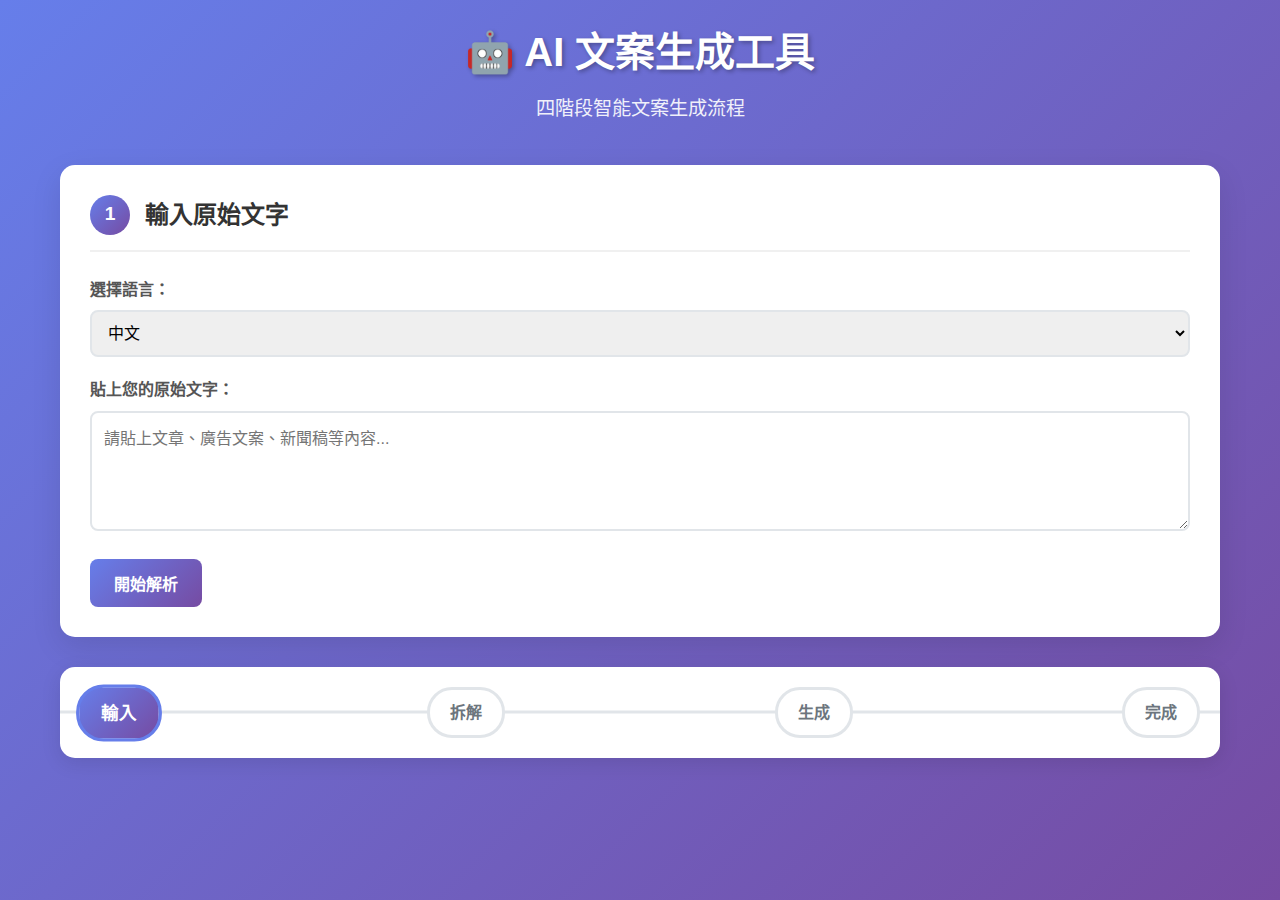
<file: templates/index.html>
<!DOCTYPE html>
<html lang="zh-TW">
<head>
    <meta charset="UTF-8">
    <meta name="viewport" content="width=device-width, initial-scale=1.0">
    <title>AI 文案生成工具 - 四階段流程</title>
    <link rel="stylesheet" href="/static/style.css">
</head>
<body>
    <div class="container">
        <header>
            <h1>🤖 AI 文案生成工具</h1>
            <p class="subtitle">四階段智能文案生成流程</p>
        </header>

        <!-- Step 1: 輸入原始文字 -->
        <section class="step-section" id="step1">
            <div class="step-header">
                <span class="step-number">1</span>
                <h2>輸入原始文字</h2>
            </div>
            
            <div class="input-group">
                <label for="language">選擇語言：</label>
                <select id="language">
                    <option value="中文">中文</option>
                    <option value="英文">英文</option>
                    <option value="自動檢測">自動檢測</option>
                </select>
            </div>
            
            <div class="input-group">
                <label for="inputText">貼上您的原始文字：</label>
                <textarea id="inputText" placeholder="請貼上文章、廣告文案、新聞稿等內容..."></textarea>
            </div>
            
            <button class="btn btn-primary" onclick="decomposeText()">開始解析</button>
        </section>

        <!-- Step 2: 拆解內容確認 -->
        <section class="step-section" id="step2" style="display: none;">
            <div class="step-header">
                <span class="step-number">2</span>
                <h2>確認拆解內容</h2>
            </div>
            
            <div class="decomposition-container">
                <div class="decomposition-card">
                    <h3>標題建議</h3>
                    <input type="text" id="title" class="decomposition-input">
                </div>
                
                <div class="decomposition-card">
                    <h3>目標受眾</h3>
                    <input type="text" id="audience" class="decomposition-input">
                </div>
                
                <div class="decomposition-card">
                    <h3>文案目的</h3>
                    <input type="text" id="purpose" class="decomposition-input">
                </div>
                
                <div class="decomposition-card">
                    <h3>語調風格</h3>
                    <input type="text" id="tone" class="decomposition-input">
                </div>
                
                <div class="decomposition-card">
                    <h3>建議長度</h3>
                    <input type="text" id="length" class="decomposition-input">
                </div>
                
                <div class="decomposition-card full-width">
                    <h3>關鍵要點</h3>
                    <div id="keyPointsContainer" class="key-points-container">
                        <!-- 動態生成要點輸入框 -->
                    </div>
                    <button class="btn btn-secondary" onclick="addKeyPoint()">新增要點</button>
                </div>
                
                <div class="decomposition-card">
                    <h3>事實或限制</h3>
                    <input type="text" id="facts" class="decomposition-input">
                </div>
                
                <div class="decomposition-card">
                    <h3>行動呼籲</h3>
                    <input type="text" id="callToAction" class="decomposition-input">
                </div>
            </div>
            
            <button class="btn btn-primary" onclick="confirmDecomposition()">確認拆解內容</button>
        </section>

        <!-- Step 3: 生成新文案 -->
        <section class="step-section" id="step3" style="display: none;">
            <div class="step-header">
                <span class="step-number">3</span>
                <h2>生成新文案</h2>
            </div>
            
            <div class="generation-options">
                <div class="option-group">
                    <label>文案風格：</label>
                    <div class="radio-group">
                        <label><input type="radio" name="style" value="活潑" checked> 活潑</label>
                        <label><input type="radio" name="style" value="專業"> 專業</label>
                        <label><input type="radio" name="style" value="學術"> 學術</label>
                        <label><input type="radio" name="style" value="幽默"> 幽默</label>
                    </div>
                </div>
                
                <div class="option-group">
                    <label>文案形式：</label>
                    <div class="radio-group">
                        <label><input type="radio" name="form" value="社群貼文" checked> 社群貼文</label>
                        <label><input type="radio" name="form" value="Email標題"> Email標題</label>
                        <label><input type="radio" name="form" value="完整文章"> 完整文章</label>
                    </div>
                </div>
                
                <div class="option-group">
                    <label>字數長度：</label>
                    <div class="radio-group">
                        <label><input type="radio" name="length" value="短"> 短</label>
                        <label><input type="radio" name="length" value="中" checked> 中</label>
                        <label><input type="radio" name="length" value="長"> 長</label>
                    </div>
                </div>
            </div>
            
            <button class="btn btn-primary" onclick="generateContent()">生成文案</button>
        </section>

        <!-- Step 4: 顯示與迭代 -->
        <section class="step-section" id="step4" style="display: none;">
            <div class="step-header">
                <span class="step-number">4</span>
                <h2>生成結果與迭代</h2>
            </div>
            
            <div class="result-container">
                <div class="result-header">
                    <h3>生成的文案</h3>
                    <div class="result-meta" id="resultMeta"></div>
                </div>
                
                <div class="generated-text" id="generatedText"></div>
                
                <div class="result-actions">
                    <button class="btn btn-success" onclick="downloadContent()">下載文案</button>
                    <button class="btn btn-secondary" onclick="regenerateContent()">重新生成</button>
                    <button class="btn btn-outline" onclick="modifyDecomposition()">修改拆解內容</button>
                </div>
            </div>
            
            <div class="versions-container" id="versionsContainer" style="display: none;">
                <h3>版本紀錄</h3>
                <div id="versionsList"></div>
            </div>
        </section>

        <!-- 進度指示器 -->
        <div class="progress-bar">
            <div class="progress-step active" data-step="1">輸入</div>
            <div class="progress-step" data-step="2">拆解</div>
            <div class="progress-step" data-step="3">生成</div>
            <div class="progress-step" data-step="4">完成</div>
        </div>
    </div>

    <script>
        let currentConfirmedId = null;
        let currentVersionId = null;

        // Step 1: 拆解文字
        async function decomposeText() {
            const text = document.getElementById('inputText').value.trim();
            const language = document.getElementById('language').value;
            
            if (!text) {
                alert('請輸入文字內容');
                return;
            }
            
            try {
                const response = await fetch('/decompose', {
                    method: 'POST',
                    headers: {
                        'Content-Type': 'application/x-www-form-urlencoded',
                    },
                    body: new URLSearchParams({ text, language })
                });
                
                const data = await response.json();
                
                if (data.error) {
                    alert(data.error);
                    return;
                }
                
                // 填充拆解內容
                fillDecomposition(data.decomposition);
                
                // 顯示Step 2
                showStep(2);
                updateProgress(2);
                
            } catch (error) {
                console.error('拆解失敗:', error);
                alert('拆解失敗，請重試');
            }
        }

        function fillDecomposition(decomposition) {
            document.getElementById('title').value = decomposition.title_suggestion || '';
            document.getElementById('audience').value = decomposition.audience || '';
            document.getElementById('purpose').value = decomposition.purpose || '';
            document.getElementById('tone').value = decomposition.tone || '';
            document.getElementById('length').value = decomposition.length || '';
            document.getElementById('facts').value = decomposition.facts_or_constraints?.join(', ') || '';
            document.getElementById('callToAction').value = decomposition.call_to_action || '';
            
            // 填充關鍵要點
            const container = document.getElementById('keyPointsContainer');
            container.innerHTML = '';
            
            if (decomposition.key_points && decomposition.key_points.length > 0) {
                decomposition.key_points.forEach(point => {
                    addKeyPointInput(point);
                });
            } else {
                addKeyPointInput();
            }
        }

        function addKeyPoint() {
            addKeyPointInput();
        }

        function addKeyPointInput(value = '') {
            const container = document.getElementById('keyPointsContainer');
            const div = document.createElement('div');
            div.className = 'key-point-item';
            div.innerHTML = `
                <input type="text" class="key-point-input" value="${value}" placeholder="輸入關鍵要點">
                <button type="button" class="btn-remove" onclick="removeKeyPoint(this)">×</button>
            `;
            container.appendChild(div);
        }

        function removeKeyPoint(button) {
            button.parentElement.remove();
        }

        // Step 2: 確認拆解內容
        async function confirmDecomposition() {
            const decomposition = {
                title_suggestion: document.getElementById('title').value,
                audience: document.getElementById('audience').value,
                purpose: document.getElementById('purpose').value,
                tone: document.getElementById('tone').value,
                length: document.getElementById('length').value,
                key_points: Array.from(document.querySelectorAll('.key-point-input')).map(input => input.value).filter(v => v.trim()),
                facts_or_constraints: document.getElementById('facts').value.split(',').map(s => s.trim()).filter(s => s),
                call_to_action: document.getElementById('callToAction').value
            };
            
            try {
                const response = await fetch('/confirm', {
                    method: 'POST',
                    headers: {
                        'Content-Type': 'application/json',
                    },
                    body: JSON.stringify({ decomposition })
                });
                
                const data = await response.json();
                currentConfirmedId = data.confirmed_id;
                
                // 顯示Step 3
                showStep(3);
                updateProgress(3);
                
            } catch (error) {
                console.error('確認失敗:', error);
                alert('確認失敗，請重試');
            }
        }

        // Step 3: 生成文案
        async function generateContent() {
            const style = document.querySelector('input[name="style"]:checked').value;
            const form = document.querySelector('input[name="form"]:checked').value;
            const length = document.querySelector('input[name="length"]:checked').value;
            
            try {
                const response = await fetch('/generate', {
                    method: 'POST',
                    headers: {
                        'Content-Type': 'application/json',
                    },
                    body: JSON.stringify({
                        confirmed_id: currentConfirmedId,
                        style,
                        form,
                        length
                    })
                });
                
                const data = await response.json();
                
                if (data.error) {
                    alert(data.error);
                    return;
                }
                
                currentVersionId = data.version_id;
                
                // 顯示生成結果
                document.getElementById('generatedText').textContent = data.generated_text;
                document.getElementById('resultMeta').innerHTML = `
                    <span>風格：${data.metadata.style}</span>
                    <span>形式：${data.metadata.form}</span>
                    <span>長度：${data.metadata.length}</span>
                    <span>時間：${new Date(data.metadata.timestamp).toLocaleString()}</span>
                `;
                
                // 顯示Step 4
                showStep(4);
                updateProgress(4);
                
                // 載入版本紀錄
                loadVersions();
                
            } catch (error) {
                console.error('生成失敗:', error);
                alert('生成失敗，請重試');
            }
        }

        // Step 4: 下載文案
        async function downloadContent() {
            if (!currentVersionId) {
                alert('沒有可下載的文案');
                return;
            }
            
            window.open(`/download/${currentVersionId}`, '_blank');
        }

        // 重新生成文案
        async function regenerateContent() {
            const style = document.querySelector('input[name="style"]:checked').value;
            const form = document.querySelector('input[name="form"]:checked').value;
            const length = document.querySelector('input[name="length"]:checked').value;
            
            try {
                const response = await fetch('/regenerate', {
                    method: 'POST',
                    headers: {
                        'Content-Type': 'application/json',
                    },
                    body: JSON.stringify({
                        confirmed_id: currentConfirmedId,
                        style,
                        form,
                        length
                    })
                });
                
                const data = await response.json();
                
                if (data.error) {
                    alert(data.error);
                    return;
                }
                
                currentVersionId = data.version_id;
                
                // 更新顯示結果
                document.getElementById('generatedText').textContent = data.generated_text;
                document.getElementById('resultMeta').innerHTML = `
                    <span>風格：${data.metadata.style}</span>
                    <span>形式：${data.metadata.form}</span>
                    <span>長度：${data.metadata.length}</span>
                    <span>時間：${new Date(data.metadata.timestamp).toLocaleString()}</span>
                `;
                
                // 重新載入版本紀錄
                loadVersions();
                
            } catch (error) {
                console.error('重新生成失敗:', error);
                alert('重新生成失敗，請重試');
            }
        }

        // 修改拆解內容
        function modifyDecomposition() {
            showStep(2);
            updateProgress(2);
        }

        // 載入版本紀錄
        async function loadVersions() {
            if (!currentConfirmedId) return;
            
            try {
                const response = await fetch(`/versions/${currentConfirmedId}`);
                const versions = await response.json();
                
                if (versions.length > 0) {
                    const container = document.getElementById('versionsContainer');
                    const list = document.getElementById('versionsList');
                    
                    list.innerHTML = versions.map(version => `
                        <div class="version-item">
                            <div class="version-info">
                                <span class="version-style">${version.style}</span>
                                <span class="version-form">${version.form}</span>
                                <span class="version-length">${version.length}</span>
                                <span class="version-time">${new Date(version.timestamp).toLocaleString()}</span>
                            </div>
                            <div class="version-actions">
                                <button class="btn btn-small" onclick="downloadVersion('${version.id}')">下載</button>
                            </div>
                        </div>
                    `).join('');
                    
                    container.style.display = 'block';
                }
            } catch (error) {
                console.error('載入版本紀錄失敗:', error);
            }
        }

        // 下載特定版本
        async function downloadVersion(versionId) {
            window.open(`/download/${versionId}`, '_blank');
        }

        // 顯示指定步驟
        function showStep(stepNumber) {
            // 隱藏所有步驟
            for (let i = 1; i <= 4; i++) {
                document.getElementById(`step${i}`).style.display = 'none';
            }
            
            // 顯示指定步驟
            document.getElementById(`step${stepNumber}`).style.display = 'block';
        }

        // 更新進度條
        function updateProgress(activeStep) {
            const steps = document.querySelectorAll('.progress-step');
            steps.forEach((step, index) => {
                if (index + 1 <= activeStep) {
                    step.classList.add('active');
                } else {
                    step.classList.remove('active');
                }
            });
        }

        // 初始化
        document.addEventListener('DOMContentLoaded', function() {
            updateProgress(1);
        });
    </script>
</body>
</html>
</file>
<file: static/style.css>
/* 全局樣式 */
* {
    margin: 0;
    padding: 0;
    box-sizing: border-box;
}

body {
    font-family: 'Segoe UI', Tahoma, Geneva, Verdana, sans-serif;
    background: linear-gradient(135deg, #667eea 0%, #764ba2 100%);
    min-height: 100vh;
    color: #333;
    line-height: 1.6;
}

.container {
    max-width: 1200px;
    margin: 0 auto;
    padding: 20px;
}

/* 標題樣式 */
header {
    text-align: center;
    margin-bottom: 40px;
    color: white;
}

header h1 {
    font-size: 2.5rem;
    margin-bottom: 10px;
    text-shadow: 2px 2px 4px rgba(0,0,0,0.3);
}

.subtitle {
    font-size: 1.2rem;
    opacity: 0.9;
}

/* 步驟樣式 */
.step-section {
    background: white;
    border-radius: 15px;
    padding: 30px;
    margin-bottom: 30px;
    box-shadow: 0 10px 30px rgba(0,0,0,0.1);
    transition: transform 0.3s ease, box-shadow 0.3s ease;
}

.step-section:hover {
    transform: translateY(-5px);
    box-shadow: 0 15px 40px rgba(0,0,0,0.15);
}

.step-header {
    display: flex;
    align-items: center;
    margin-bottom: 25px;
    padding-bottom: 15px;
    border-bottom: 2px solid #f0f0f0;
}

.step-number {
    background: linear-gradient(135deg, #667eea, #764ba2);
    color: white;
    width: 40px;
    height: 40px;
    border-radius: 50%;
    display: flex;
    align-items: center;
    justify-content: center;
    font-weight: bold;
    font-size: 1.2rem;
    margin-right: 15px;
}

.step-header h2 {
    color: #333;
    font-size: 1.5rem;
}

/* 輸入組樣式 */
.input-group {
    margin-bottom: 20px;
}

.input-group label {
    display: block;
    margin-bottom: 8px;
    font-weight: 600;
    color: #555;
}

.input-group select,
.input-group textarea {
    width: 100%;
    padding: 12px;
    border: 2px solid #e1e5e9;
    border-radius: 8px;
    font-size: 1rem;
    transition: border-color 0.3s ease;
}

.input-group select:focus,
.input-group textarea:focus {
    outline: none;
    border-color: #667eea;
    box-shadow: 0 0 0 3px rgba(102, 126, 234, 0.1);
}

.input-group textarea {
    resize: vertical;
    min-height: 120px;
    font-family: inherit;
}

/* 拆解內容容器 */
.decomposition-container {
    display: grid;
    grid-template-columns: repeat(auto-fit, minmax(300px, 1fr));
    gap: 20px;
    margin-bottom: 25px;
}

.decomposition-card {
    background: #f8f9fa;
    padding: 20px;
    border-radius: 10px;
    border-left: 4px solid #667eea;
}

.decomposition-card.full-width {
    grid-column: 1 / -1;
}

.decomposition-card h3 {
    color: #667eea;
    margin-bottom: 10px;
    font-size: 1rem;
}

.decomposition-input {
    width: 100%;
    padding: 10px;
    border: 1px solid #ddd;
    border-radius: 6px;
    font-size: 0.9rem;
}

/* 關鍵要點樣式 */
.key-points-container {
    margin-bottom: 15px;
}

.key-point-item {
    display: flex;
    align-items: center;
    margin-bottom: 10px;
    gap: 10px;
}

.key-point-input {
    flex: 1;
    padding: 8px;
    border: 1px solid #ddd;
    border-radius: 6px;
}

.btn-remove {
    background: #dc3545;
    color: white;
    border: none;
    border-radius: 50%;
    width: 25px;
    height: 25px;
    cursor: pointer;
    font-size: 16px;
    display: flex;
    align-items: center;
    justify-content: center;
}

.btn-remove:hover {
    background: #c82333;
}

/* 生成選項樣式 */
.generation-options {
    display: grid;
    grid-template-columns: repeat(auto-fit, minmax(250px, 1fr));
    gap: 25px;
    margin-bottom: 25px;
}

.option-group {
    background: #f8f9fa;
    padding: 20px;
    border-radius: 10px;
}

.option-group label {
    display: block;
    margin-bottom: 15px;
    font-weight: 600;
    color: #555;
}

.radio-group {
    display: flex;
    flex-wrap: wrap;
    gap: 15px;
}

.radio-group label {
    display: flex;
    align-items: center;
    cursor: pointer;
    font-weight: normal;
    margin-bottom: 0;
}

.radio-group input[type="radio"] {
    margin-right: 8px;
    transform: scale(1.2);
}

/* 結果容器樣式 */
.result-container {
    background: #f8f9fa;
    padding: 25px;
    border-radius: 10px;
    margin-bottom: 25px;
}

.result-header {
    display: flex;
    justify-content: space-between;
    align-items: center;
    margin-bottom: 20px;
    padding-bottom: 15px;
    border-bottom: 1px solid #e1e5e9;
}

.result-header h3 {
    color: #333;
    font-size: 1.3rem;
}

.result-meta {
    display: flex;
    gap: 15px;
    flex-wrap: wrap;
}

.result-meta span {
    background: #667eea;
    color: white;
    padding: 5px 12px;
    border-radius: 20px;
    font-size: 0.8rem;
    font-weight: 500;
}

.generated-text {
    background: white;
    padding: 20px;
    border-radius: 8px;
    border-left: 4px solid #28a745;
    font-size: 1rem;
    line-height: 1.8;
    margin-bottom: 20px;
    white-space: pre-line;
}

.result-actions {
    display: flex;
    gap: 15px;
    flex-wrap: wrap;
}

/* 版本紀錄樣式 */
.versions-container {
    background: #f8f9fa;
    padding: 25px;
    border-radius: 10px;
}

.versions-container h3 {
    color: #333;
    margin-bottom: 20px;
    padding-bottom: 10px;
    border-bottom: 1px solid #e1e5e9;
}

.version-item {
    display: flex;
    justify-content: space-between;
    align-items: center;
    background: white;
    padding: 15px;
    border-radius: 8px;
    margin-bottom: 10px;
    border-left: 3px solid #667eea;
}

.version-info {
    display: flex;
    gap: 15px;
    flex-wrap: wrap;
}

.version-style,
.version-form,
.version-length {
    background: #e9ecef;
    color: #495057;
    padding: 4px 10px;
    border-radius: 15px;
    font-size: 0.8rem;
    font-weight: 500;
}

.version-time {
    color: #6c757d;
    font-size: 0.9rem;
}

/* 按鈕樣式 */
.btn {
    padding: 12px 24px;
    border: none;
    border-radius: 8px;
    font-size: 1rem;
    font-weight: 600;
    cursor: pointer;
    transition: all 0.3s ease;
    text-decoration: none;
    display: inline-block;
    text-align: center;
}

.btn-primary {
    background: linear-gradient(135deg, #667eea, #764ba2);
    color: white;
}

.btn-primary:hover {
    transform: translateY(-2px);
    box-shadow: 0 5px 15px rgba(102, 126, 234, 0.4);
}

.btn-secondary {
    background: #6c757d;
    color: white;
}

.btn-secondary:hover {
    background: #5a6268;
    transform: translateY(-2px);
}

.btn-success {
    background: #28a745;
    color: white;
}

.btn-success:hover {
    background: #218838;
    transform: translateY(-2px);
}

.btn-outline {
    background: transparent;
    color: #667eea;
    border: 2px solid #667eea;
}

.btn-outline:hover {
    background: #667eea;
    color: white;
}

.btn-small {
    padding: 6px 12px;
    font-size: 0.8rem;
}

/* 進度條樣式 */
.progress-bar {
    display: flex;
    justify-content: space-between;
    align-items: center;
    background: white;
    padding: 20px;
    border-radius: 15px;
    box-shadow: 0 5px 20px rgba(0,0,0,0.1);
    margin-top: 30px;
    position: relative;
}

.progress-bar::before {
    content: '';
    position: absolute;
    top: 50%;
    left: 0;
    right: 0;
    height: 3px;
    background: #e1e5e9;
    transform: translateY(-50%);
    z-index: 1;
}

.progress-step {
    background: white;
    color: #6c757d;
    padding: 10px 20px;
    border-radius: 25px;
    font-weight: 600;
    position: relative;
    z-index: 2;
    transition: all 0.3s ease;
    border: 3px solid #e1e5e9;
}

.progress-step.active {
    background: linear-gradient(135deg, #667eea, #764ba2);
    color: white;
    border-color: #667eea;
    transform: scale(1.1);
}

/* 響應式設計 */
@media (max-width: 768px) {
    .container {
        padding: 15px;
    }
    
    header h1 {
        font-size: 2rem;
    }
    
    .step-section {
        padding: 20px;
    }
    
    .decomposition-container {
        grid-template-columns: 1fr;
    }
    
    .generation-options {
        grid-template-columns: 1fr;
    }
    
    .result-actions {
        flex-direction: column;
    }
    
    .progress-bar {
        flex-direction: column;
        gap: 15px;
    }
    
    .progress-bar::before {
        display: none;
    }
    
    .version-item {
        flex-direction: column;
        align-items: flex-start;
        gap: 10px;
    }
    
    .version-info {
        justify-content: flex-start;
    }
}

@media (max-width: 480px) {
    .step-header {
        flex-direction: column;
        text-align: center;
        gap: 15px;
    }
    
    .radio-group {
        flex-direction: column;
        gap: 10px;
    }
    
    .result-meta {
        flex-direction: column;
        gap: 8px;
    }
}

/* 動畫效果 */
@keyframes fadeIn {
    from {
        opacity: 0;
        transform: translateY(20px);
    }
    to {
        opacity: 1;
        transform: translateY(0);
    }
}

.step-section {
    animation: fadeIn 0.5s ease-out;
}

/* 載入狀態 */
.loading {
    opacity: 0.6;
    pointer-events: none;
}

.loading::after {
    content: '';
    position: absolute;
    top: 50%;
    left: 50%;
    width: 20px;
    height: 20px;
    margin: -10px 0 0 -10px;
    border: 2px solid #667eea;
    border-top: 2px solid transparent;
    border-radius: 50%;
    animation: spin 1s linear infinite;
}

@keyframes spin {
    0% { transform: rotate(0deg); }
    100% { transform: rotate(360deg); }
}
</file>
